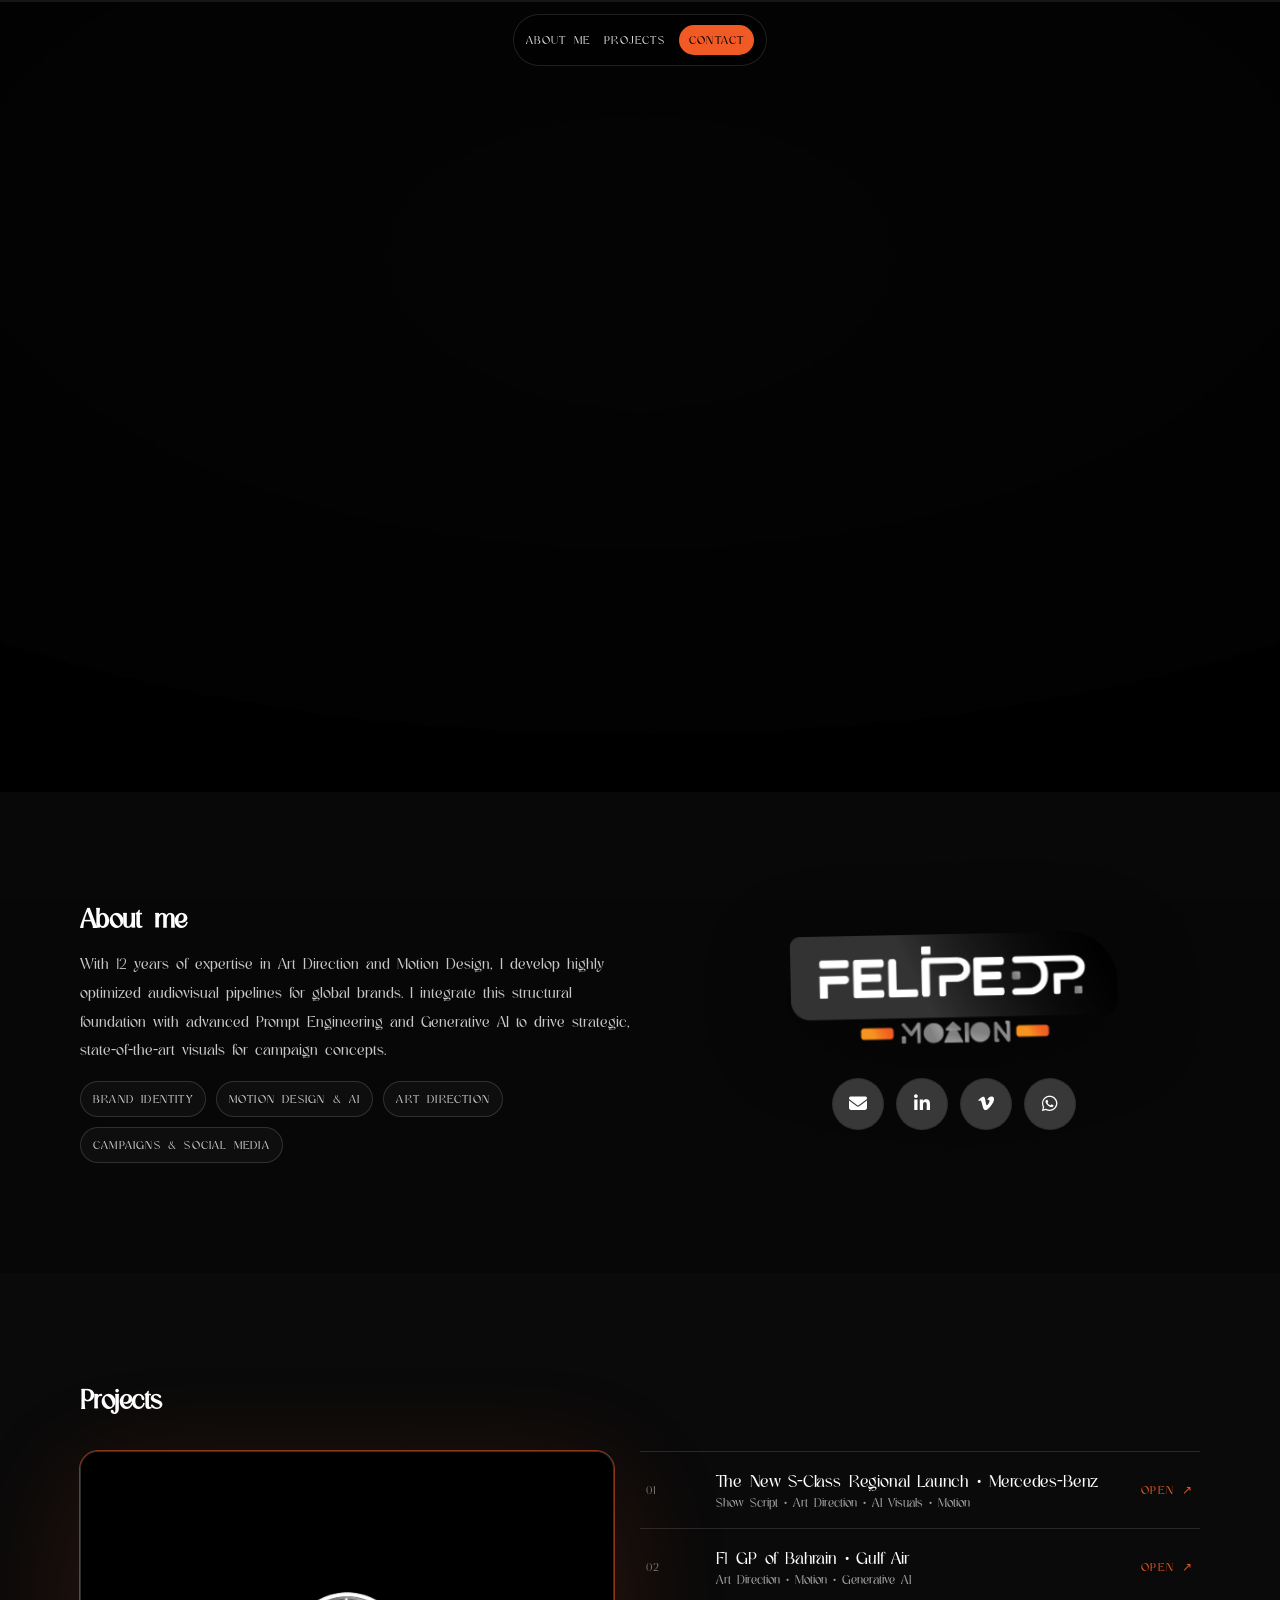
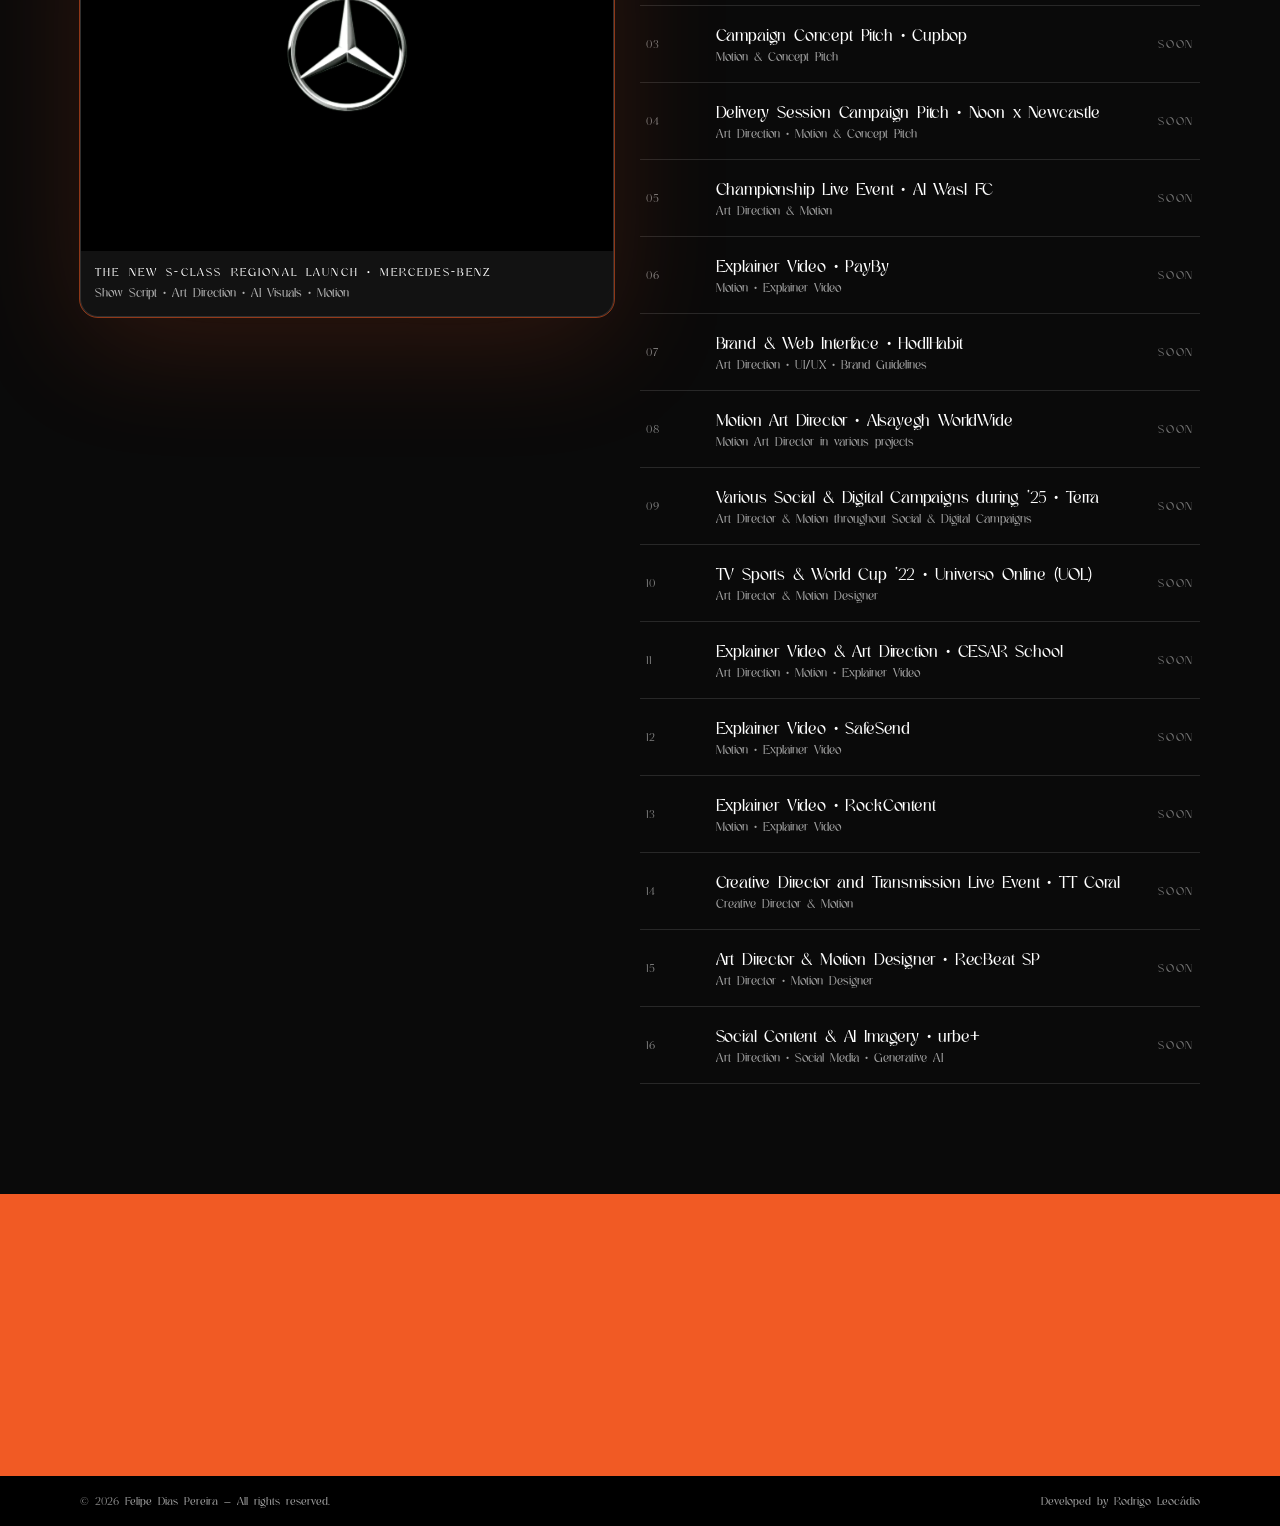
<file: index.html>
<!doctype html>
<html lang="en">
<head>
  <meta charset="utf-8">
  <meta name="viewport" content="width=device-width, initial-scale=1">
  <title>Felipe Dias Pereira • Art Direction & Motion</title>
  <meta name="description" content="Felipe Dias Pereira — Art Director & Motion Designer. Live events, campaigns and generative AI for global brands.">

  <!-- Font Awesome -->
  <link
    rel="stylesheet"
    href="https://cdnjs.cloudflare.com/ajax/libs/font-awesome/6.5.1/css/all.min.css"
    crossorigin="anonymous"
    referrerpolicy="no-referrer"
>

  <link rel="stylesheet" href="assets/css/styles.css">
</head>

<body>
  <!-- Scroll progress -->
  <div class="scroll-progress" aria-hidden="true">
    <div class="scroll-progress__bar" id="progressBar"></div>
  </div>

  <!-- Grain overlay -->
  <div class="grain" aria-hidden="true"></div>

  <!-- Header minimal (sem logo e sem nome) -->
  <header class="topbar">
    <nav class="nav nav--solo" aria-label="Navegação principal">
      <a href="#about">About me</a>
      <a href="#projetos">Projects</a>
      <a class="nav__cta" href="#contato">Contact</a>
    </nav>
  </header>

  <main id="top">
    <!-- HERO (somente vídeo) -->
    <section class="hero hero--clean" aria-label="Banner em vídeo">
      <video
        class="hero__video"
        src="assets/video/banner.mp4"
        autoplay
        muted
        loop
        playsinline
        preload="metadata"
      ></video>
      <div class="hero__veil hero__veil--soft" aria-hidden="true"></div>
    </section>

    <!-- ABOUT ME -->
    <section id="about" class="about section">
      <div class="container about__grid">
        <div class="about__left">
          <h2 class="section__title reveal">About me</h2>

          <p class="about__text reveal" style="--d: 120ms;">
            With 12 years of expertise in Art Direction and Motion Design, I develop highly optimized audiovisual pipelines for global brands.
I integrate this structural foundation with advanced Prompt Engineering and Generative AI to drive strategic, state-of-the-art visuals for campaign concepts.
          </p>

          <div class="about__chips reveal" style="--d: 220ms;">
            <span class="chip">Brand Identity</span>
            <span class="chip">Motion Design & AI</span>
            <span class="chip">Art Direction</span>
            <span class="chip">Campaigns & Social Media</span>
          </div>
        </div>

        <!-- About right: sem card/vidro, só logo + ícones abaixo -->
        <div class="about__right reveal" style="--d: 160ms;">
          <div class="logo-plain">
            <img src="assets/img/logo.png" alt="Felipe Dias Pereira — logo"> <br>

            <div class="contact__icons contact__icons--onabout" aria-label="Links de contato">
              <a class="icon-btn" href="mailto:felipedpmotion@gmail.com" aria-label="Email" title="Email">
                <i class="fa-solid fa-envelope"></i>
              </a>

              <a class="icon-btn" href="https://www.linkedin.com/in/felipe-dias-pereira/" target="_blank" rel="noopener" aria-label="LinkedIn" title="LinkedIn">
                <i class="fa-brands fa-linkedin-in"></i>
              </a>

              <a class="icon-btn" href="https://vimeo.com/felipedpmotion" target="_blank" rel="noopener" aria-label="Vimeo" title="Vimeo">
                <i class="fa-brands fa-vimeo-v"></i>
              </a>

              <a class="icon-btn" href="https://api.whatsapp.com/send/?phone=5511969027388&text&type=phone_number&app_absent=0" target="_blank" rel="noopener" aria-label="WhatsApp" title="WhatsApp">
                <i class="fa-brands fa-whatsapp"></i>
              </a>
            </div>
          </div>
        </div>
      </div>
    </section>

    <!-- PROJETOS -->
    <section id="projetos" class="projects section">
      <div class="container">
        <div class="projects__head">
          <h2 class="section__title reveal">Projects</h2>
        </div>

        <div class="projects__layout">
          <aside class="preview reveal" style="--d: 160ms;" aria-hidden="true">
            <div class="preview__media">
              <img id="previewImg" alt="">
            </div>
            <div class="preview__meta">
              <div class="preview__title" id="previewTitle"></div>
              <div class="preview__tag" id="previewTag"></div>
            </div>
          </aside>

          <ol class="project-list" id="projectList"></ol>
        </div>
      </div>
    </section>

    <!-- CONTATO (sem card, centralizado) -->
    <section id="contato" class="contact">
      <div class="container contact__inner reveal">
        <h2 class="contact__title">Contact</h2>

        <div class="contact__icons contact__icons--center" aria-label="Links de contato">
          <a class="icon-btn icon-btn--dark" href="mailto:felipedpmotion@gmail.com" aria-label="Email" title="Email">
            <i class="fa-solid fa-envelope"></i>
          </a>

          <a class="icon-btn icon-btn--dark" href="https://www.linkedin.com/in/felipe-dias-pereira/" target="_blank" rel="noopener" aria-label="LinkedIn" title="LinkedIn">
            <i class="fa-brands fa-linkedin-in"></i>
          </a>

          <a class="icon-btn icon-btn--dark" href="https://vimeo.com/felipedpmotion" target="_blank" rel="noopener" aria-label="Vimeo" title="Vimeo">
            <i class="fa-brands fa-vimeo-v"></i>
          </a>

          <a class="icon-btn icon-btn--dark" href="https://api.whatsapp.com/send/?phone=5511969027388&text&type=phone_number&app_absent=0" target="_blank" rel="noopener" aria-label="WhatsApp" title="WhatsApp">
            <i class="fa-brands fa-whatsapp"></i>
          </a>
        </div>
      </div>
    </section>

    <footer class="footer">
      <div class="container footer__inner">
        <span class="muted">
          © <span id="year"></span> Felipe Dias Pereira — All rights reserved.</span>

        <span class="muted">
          Developed by
          <a
            href="https://www.linkedin.com/in/rdleocadio/"
            target="_blank"
            rel="noopener noreferrer"
            aria-label="LinkedIn de Rodrigo Leocádio"
          >
            Rodrigo Leocádio
          </a>
        </span>
      </div>
    </footer>
  </main>

  <script src="assets/js/projects-data.js"></script>
  <script src="assets/js/main.js"></script>
</body>
</html>
</file>
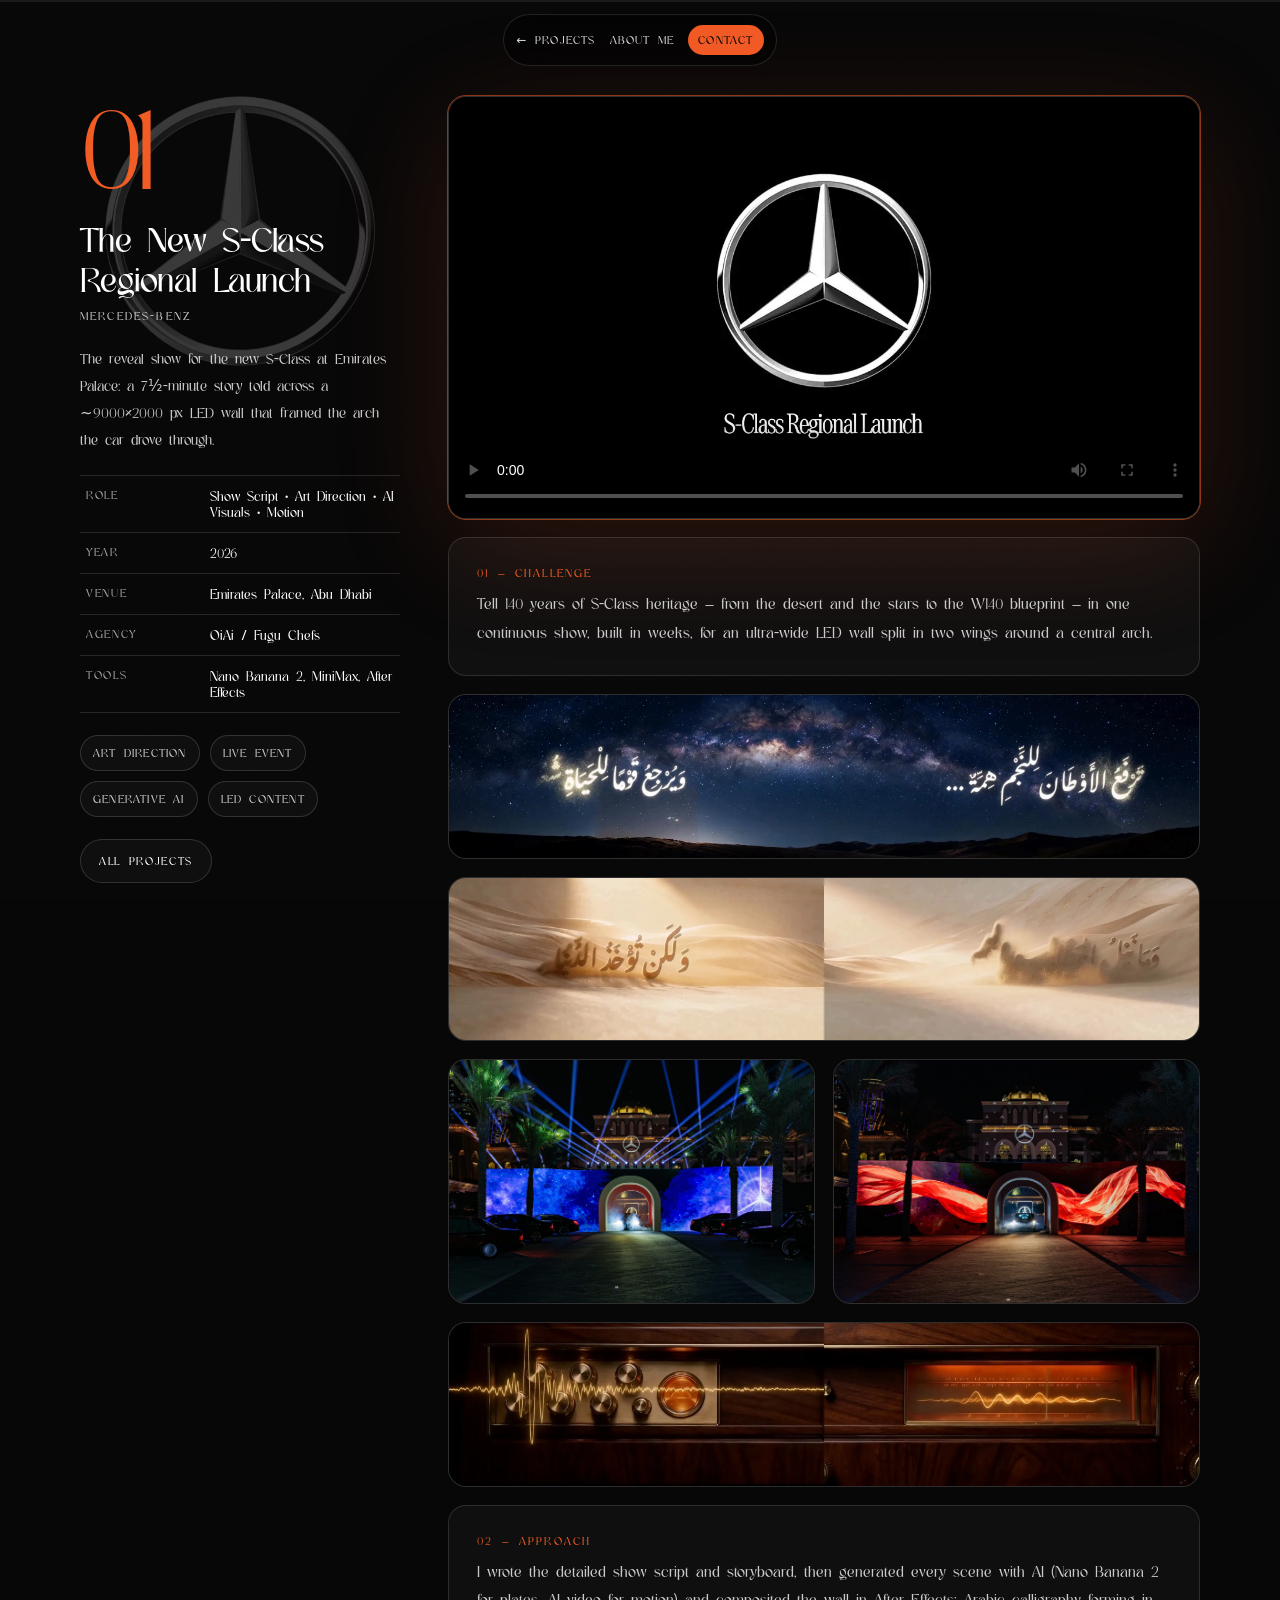
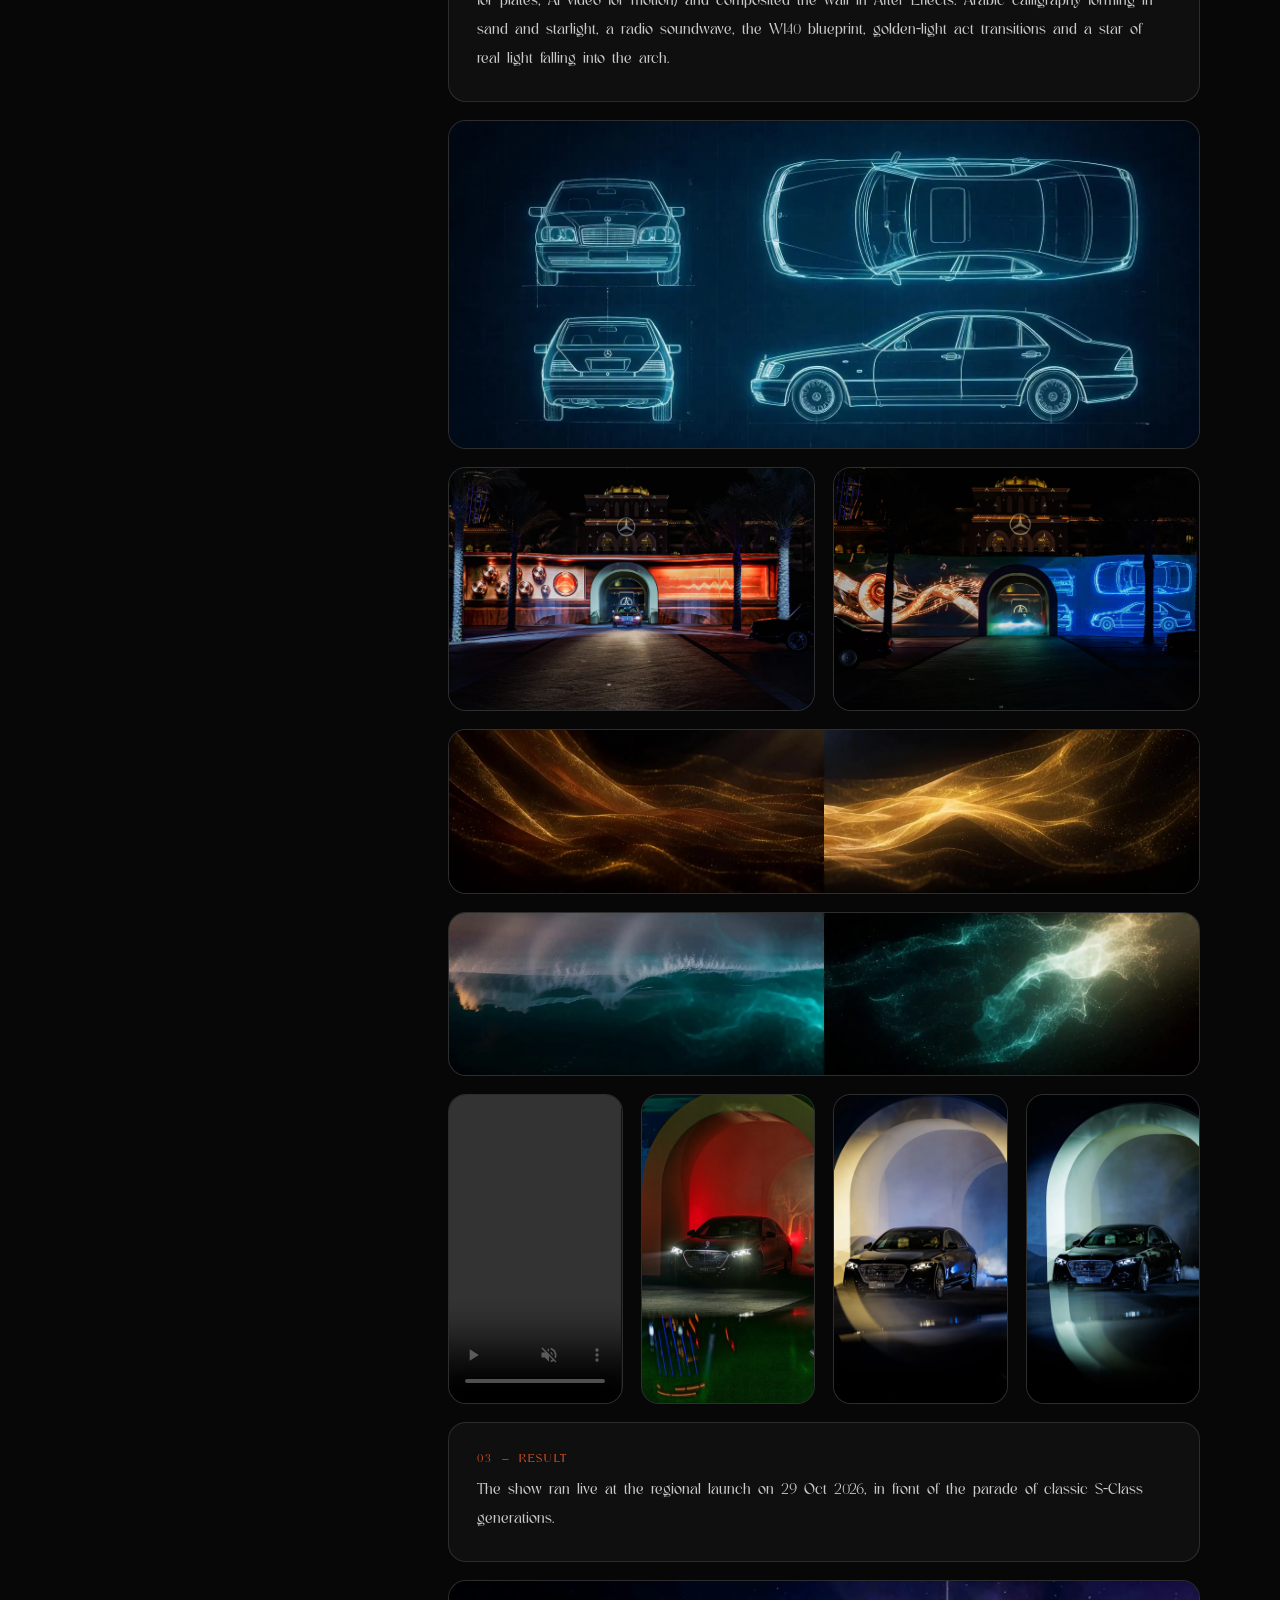
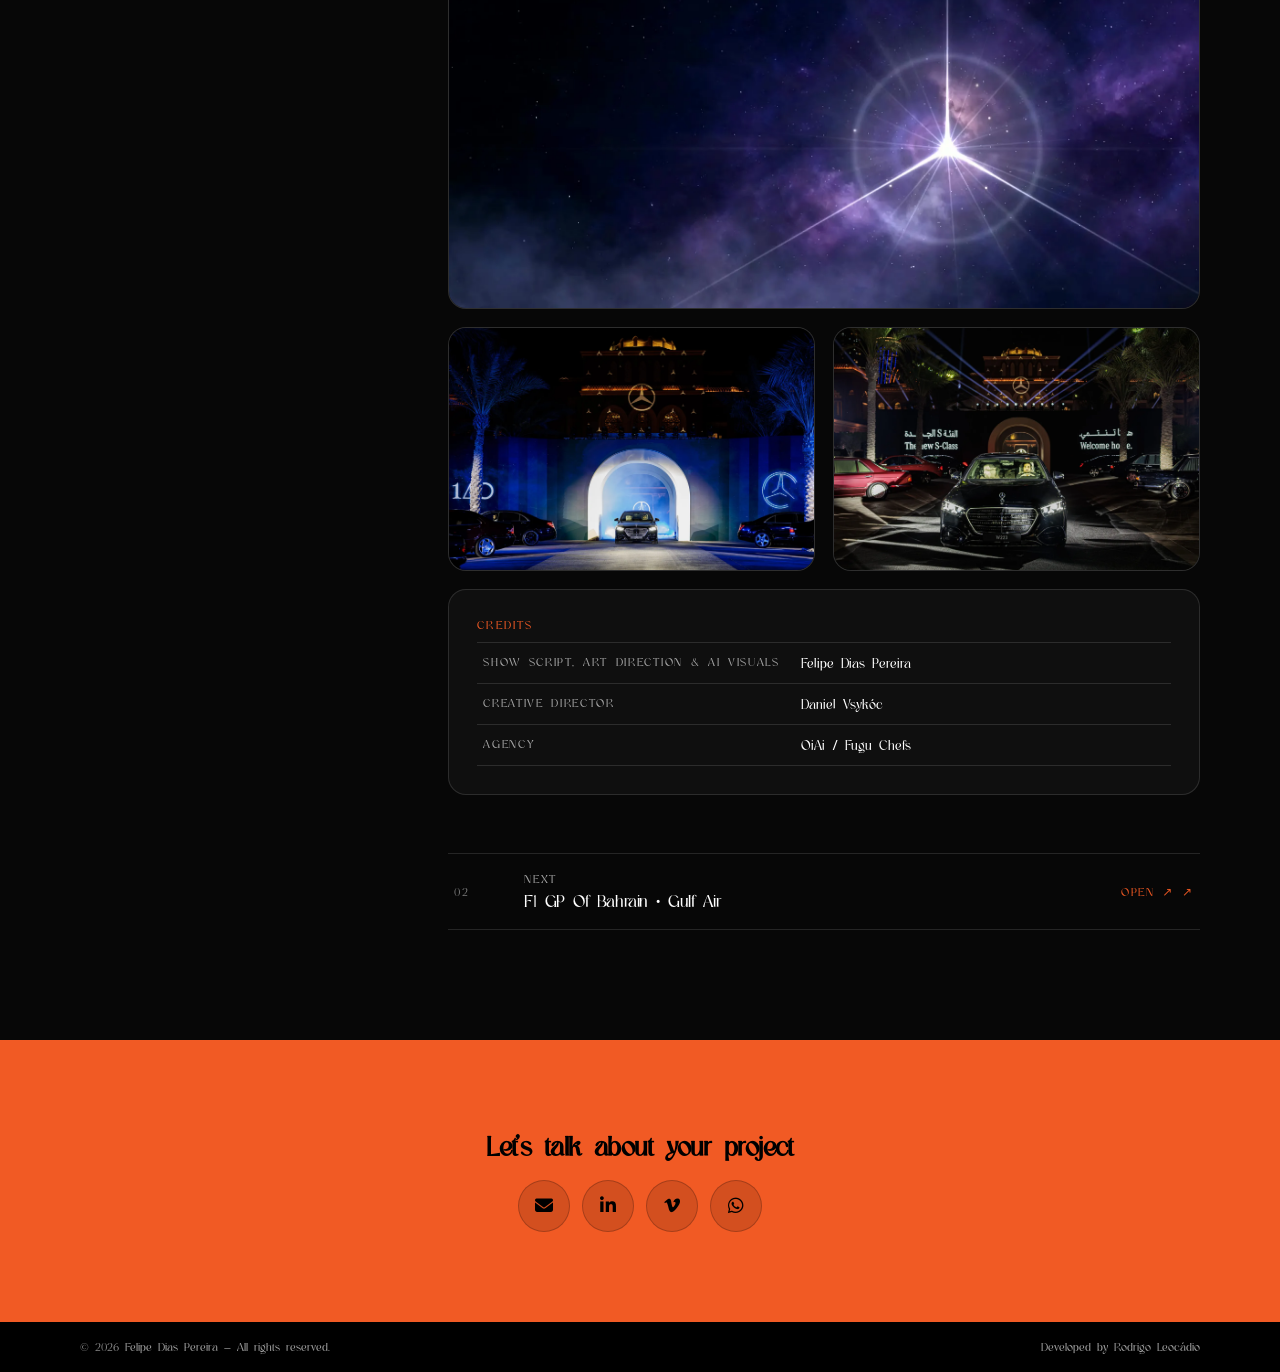
<file: projects/p01/index.html>
<!doctype html>
<html lang="en">
<head>
  <meta charset="utf-8">
  <meta name="viewport" content="width=device-width, initial-scale=1">
  <title>The New S-Class Regional Launch • Mercedes-Benz • Felipe Dias Pereira</title>
  <meta name="description" content="The reveal show for the new S-Class at Emirates Palace: a 7½-minute story told across a ~9000×2000 px LED wall that framed the arch the car drove through.">
  <meta property="og:title" content="The New S-Class Regional Launch • Mercedes-Benz • Felipe Dias Pereira">
  <meta property="og:description" content="The reveal show for the new S-Class at Emirates Palace: a 7½-minute story told across a ~9000×2000 px LED wall that framed the arch the car drove through.">
  <meta property="og:image" content="../../assets/projects/p01/cover.webp">
  <meta property="og:type" content="article">
  <link rel="stylesheet" href="https://cdnjs.cloudflare.com/ajax/libs/font-awesome/6.5.1/css/all.min.css" crossorigin="anonymous" referrerpolicy="no-referrer">
  <link rel="stylesheet" href="../../assets/css/styles.css">
  <link rel="stylesheet" href="../../assets/css/case.css">
</head>
<body class="case-page">
  <div class="scroll-progress" aria-hidden="true"><div class="scroll-progress__bar" id="progressBar"></div></div>
  <div class="grain" aria-hidden="true"></div>
  <header class="topbar">
    <nav class="nav nav--solo nav--case" aria-label="Main navigation">
      <a href="../../#projetos">← Projects</a>
      <a href="../../#about">About me</a>
      <a class="nav__cta" href="#contato">Contact</a>
    </nav>
  </header>

  <main id="top" class="case case--b">
    <div class="container case-b">
      <aside class="case-b__info">
        <div class="case__logo" aria-hidden="true"><img src="../../assets/projects/p01/logo.webp" alt=""></div>
        <div class="case__num">01</div>
        <div class="case__heading">
          <h1 class="case__title">The New S-Class Regional Launch</h1>
          <div class="case__client">Mercedes-Benz</div>
          
        </div>
        <div class="case__summary"><p>The reveal show for the new S-Class at Emirates Palace: a 7½-minute story told across a ~9000×2000 px LED wall that framed the arch the car drove through.</p></div>
        <dl class="case__meta"><div><dt>Role</dt><dd>Show Script • Art Direction • AI Visuals • Motion</dd></div><div><dt>Year</dt><dd>2026</dd></div><div><dt>Venue</dt><dd>Emirates Palace, Abu Dhabi</dd></div><div><dt>Agency</dt><dd>OiAi / Fugu Chefs</dd></div><div><dt>Tools</dt><dd>Nano Banana 2, MiniMax, After Effects</dd></div></dl>
        <div class="case__chips"><span class="chip">Art Direction</span><span class="chip">Live Event</span><span class="chip">Generative AI</span><span class="chip">LED Content</span></div>
        <div class="case__actions"><a class="btn btn--ghost" href="../../#projetos">All projects</a></div>
      </aside>
      <div class="case-b__stream">
        <div class="case-player"><video controls playsinline preload="metadata" poster="../../assets/projects/p01/video/poster.webp"><source src="../../assets/projects/p01/video/highlights.mp4" type="video/mp4"></video></div>
        <section class="case-card"><div class="case-card__label">01 — Challenge</div><p>Tell 140 years of S-Class heritage — from the desert and the stars to the W140 blueprint — in one continuous show, built in weeks, for an ultra-wide LED wall split in two wings around a central arch.</p></section>
        <div class="frames"><figure class="frame frame--wide" style="--ar:2400/525"><img src="../../assets/projects/p01/frames/02.webp" alt="The New S-Class Regional Launch — Mercedes-Benz" width="2400" height="525" loading="lazy" data-lightbox></figure><figure class="frame frame--wide" style="--ar:2400/525"><img src="../../assets/projects/p01/frames/03.webp" alt="The New S-Class Regional Launch — Mercedes-Benz" width="2400" height="525" loading="lazy" data-lightbox></figure><figure class="frame" style="--ar:1600/1067"><img src="../../assets/projects/p01/frames/01.webp" alt="The New S-Class Regional Launch — Mercedes-Benz" width="1600" height="1067" loading="lazy" data-lightbox></figure><figure class="frame" style="--ar:1600/1067"><img src="../../assets/projects/p01/frames/04.webp" alt="The New S-Class Regional Launch — Mercedes-Benz" width="1600" height="1067" loading="lazy" data-lightbox></figure><figure class="frame frame--wide" style="--ar:2400/525"><img src="../../assets/projects/p01/frames/05.webp" alt="The New S-Class Regional Launch — Mercedes-Benz" width="2400" height="525" loading="lazy" data-lightbox></figure></div>
        <section class="case-card"><div class="case-card__label">02 — Approach</div><p>I wrote the detailed show script and storyboard, then generated every scene with AI (Nano Banana 2 for plates, AI video for motion) and composited the wall in After Effects: Arabic calligraphy forming in sand and starlight, a radio soundwave, the W140 blueprint, golden-light act transitions and a star of real light falling into the arch.</p></section>
        <div class="frames"><figure class="frame frame--wide" style="--ar:1536/672"><img src="../../assets/projects/p01/frames/07.webp" alt="The New S-Class Regional Launch — Mercedes-Benz" width="1536" height="672" loading="lazy" data-lightbox></figure><figure class="frame" style="--ar:1600/1067"><img src="../../assets/projects/p01/frames/06.webp" alt="The New S-Class Regional Launch — Mercedes-Benz" width="1600" height="1067" loading="lazy" data-lightbox></figure><figure class="frame" style="--ar:1600/1067"><img src="../../assets/projects/p01/frames/08.webp" alt="The New S-Class Regional Launch — Mercedes-Benz" width="1600" height="1067" loading="lazy" data-lightbox></figure><figure class="frame frame--wide" style="--ar:2400/525"><img src="../../assets/projects/p01/frames/09.webp" alt="The New S-Class Regional Launch — Mercedes-Benz" width="2400" height="525" loading="lazy" data-lightbox></figure><figure class="frame frame--wide" style="--ar:2400/525"><img src="../../assets/projects/p01/frames/10.webp" alt="The New S-Class Regional Launch — Mercedes-Benz" width="2400" height="525" loading="lazy" data-lightbox></figure></div>
        <div class="verticals"><figure class="frame frame--vertical"><video src="../../assets/projects/p01/vertical/reel.mp4" controls playsinline preload="metadata" muted></video></figure><figure class="frame frame--vertical" style="--ar:900/1349"><img src="../../assets/projects/p01/vertical/01.webp" alt="The New S-Class Regional Launch — Mercedes-Benz" width="900" height="1349" loading="lazy" data-lightbox></figure><figure class="frame frame--vertical" style="--ar:900/1349"><img src="../../assets/projects/p01/vertical/02.webp" alt="The New S-Class Regional Launch — Mercedes-Benz" width="900" height="1349" loading="lazy" data-lightbox></figure><figure class="frame frame--vertical" style="--ar:900/1349"><img src="../../assets/projects/p01/vertical/03.webp" alt="The New S-Class Regional Launch — Mercedes-Benz" width="900" height="1349" loading="lazy" data-lightbox></figure></div>
        <section class="case-card"><div class="case-card__label">03 — Result</div><p>The show ran live at the regional launch on 29 Oct 2026, in front of the parade of classic S-Class generations.</p></section>
        <div class="frames"><figure class="frame frame--wide" style="--ar:1536/672"><img src="../../assets/projects/p01/frames/11.webp" alt="The New S-Class Regional Launch — Mercedes-Benz" width="1536" height="672" loading="lazy" data-lightbox></figure><figure class="frame" style="--ar:1600/1067"><img src="../../assets/projects/p01/frames/12.webp" alt="The New S-Class Regional Launch — Mercedes-Benz" width="1600" height="1067" loading="lazy" data-lightbox></figure><figure class="frame" style="--ar:1600/1067"><img src="../../assets/projects/p01/frames/13.webp" alt="The New S-Class Regional Launch — Mercedes-Benz" width="1600" height="1067" loading="lazy" data-lightbox></figure></div>
        <section class="case-card"><div class="case-card__label">Credits</div><dl class="case__meta case__meta--credits"><div><dt>Show Script, Art Direction &amp; AI Visuals</dt><dd>Felipe Dias Pereira</dd></div><div><dt>Creative Director</dt><dd>Daniel Vsykóc</dd></div><div><dt>Agency</dt><dd>OiAi / Fugu Chefs</dd></div></dl></section>
        <ol class="case-nav"><li><a class="project-link" href="../../projects/p02/"><span class="project__n">02</span><span class="project__body"><span class="project__kicker">Next</span><span class="project__title">F1 GP Of Bahrain • Gulf Air</span></span><span class="project__cta">Open ↗</span></a></li></ol>
      </div>
    </div>
  </main>

  <section id="contato" class="contact">
    <div class="container contact__inner">
      <h2 class="contact__title">Let’s talk about your project</h2>
      <div class="contact__icons contact__icons--center" aria-label="Contact links">
        <a class="icon-btn icon-btn--dark" href="mailto:felipedpmotion@gmail.com" aria-label="Email" title="Email"><i class="fa-solid fa-envelope"></i></a>
        <a class="icon-btn icon-btn--dark" href="https://www.linkedin.com/in/felipe-dias-pereira/" target="_blank" rel="noopener" aria-label="LinkedIn" title="LinkedIn"><i class="fa-brands fa-linkedin-in"></i></a>
        <a class="icon-btn icon-btn--dark" href="https://vimeo.com/felipedpmotion" target="_blank" rel="noopener" aria-label="Vimeo" title="Vimeo"><i class="fa-brands fa-vimeo-v"></i></a>
        <a class="icon-btn icon-btn--dark" href="https://api.whatsapp.com/send/?phone=5511969027388&amp;text&amp;type=phone_number&amp;app_absent=0" target="_blank" rel="noopener" aria-label="WhatsApp" title="WhatsApp"><i class="fa-brands fa-whatsapp"></i></a>
      </div>
    </div>
  </section>
  <footer class="footer">
    <div class="container footer__inner">
      <span class="muted">© <span id="year"></span> Felipe Dias Pereira — All rights reserved.</span>
      <span class="muted">Developed by <a href="https://www.linkedin.com/in/rdleocadio/" target="_blank" rel="noopener noreferrer">Rodrigo Leocádio</a></span>
    </div>
  </footer>
  <div class="lightbox" id="lightbox" hidden>
    <button class="lightbox__close" type="button" aria-label="Close">×</button>
    <button class="lightbox__nav lightbox__nav--prev" type="button" aria-label="Previous image">←</button>
    <img class="lightbox__img" alt="">
    <button class="lightbox__nav lightbox__nav--next" type="button" aria-label="Next image">→</button>
  </div>
  <script src="../../assets/js/case.js"></script>
</body>
</html>
</file>
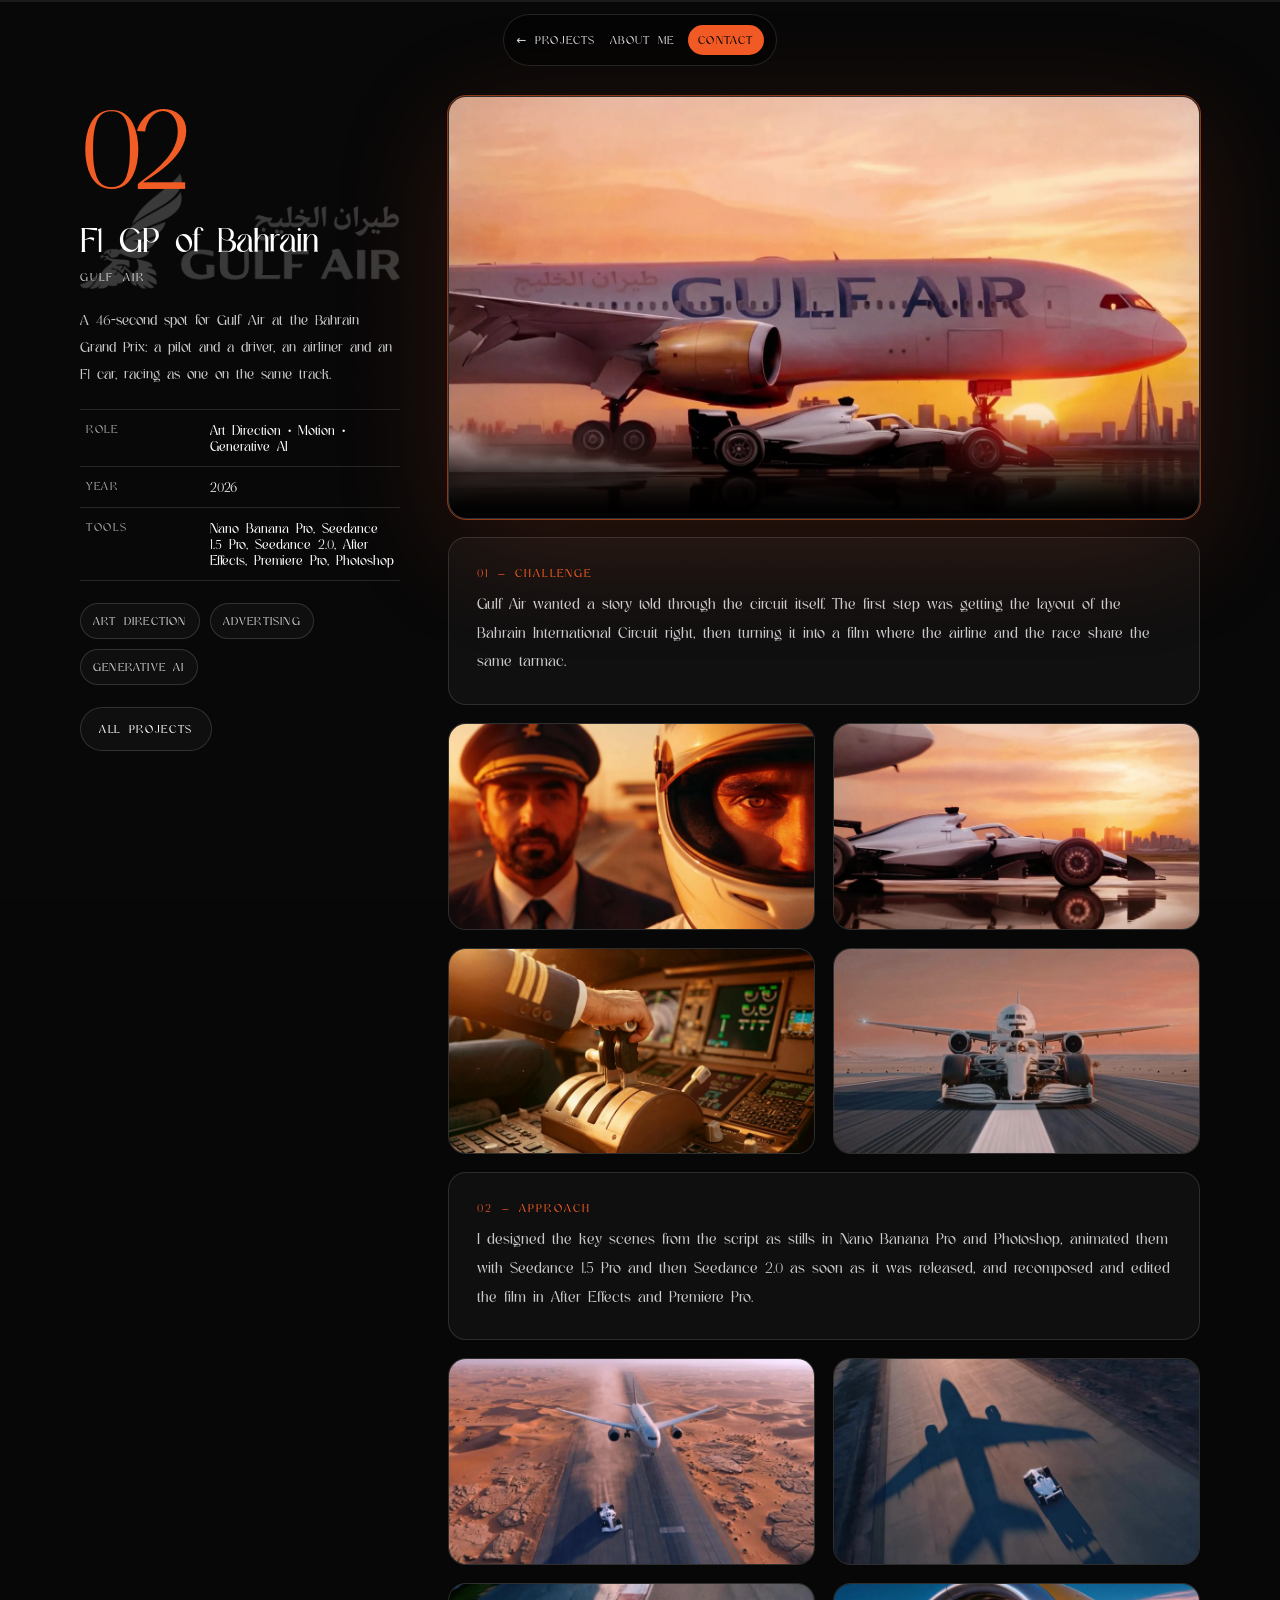
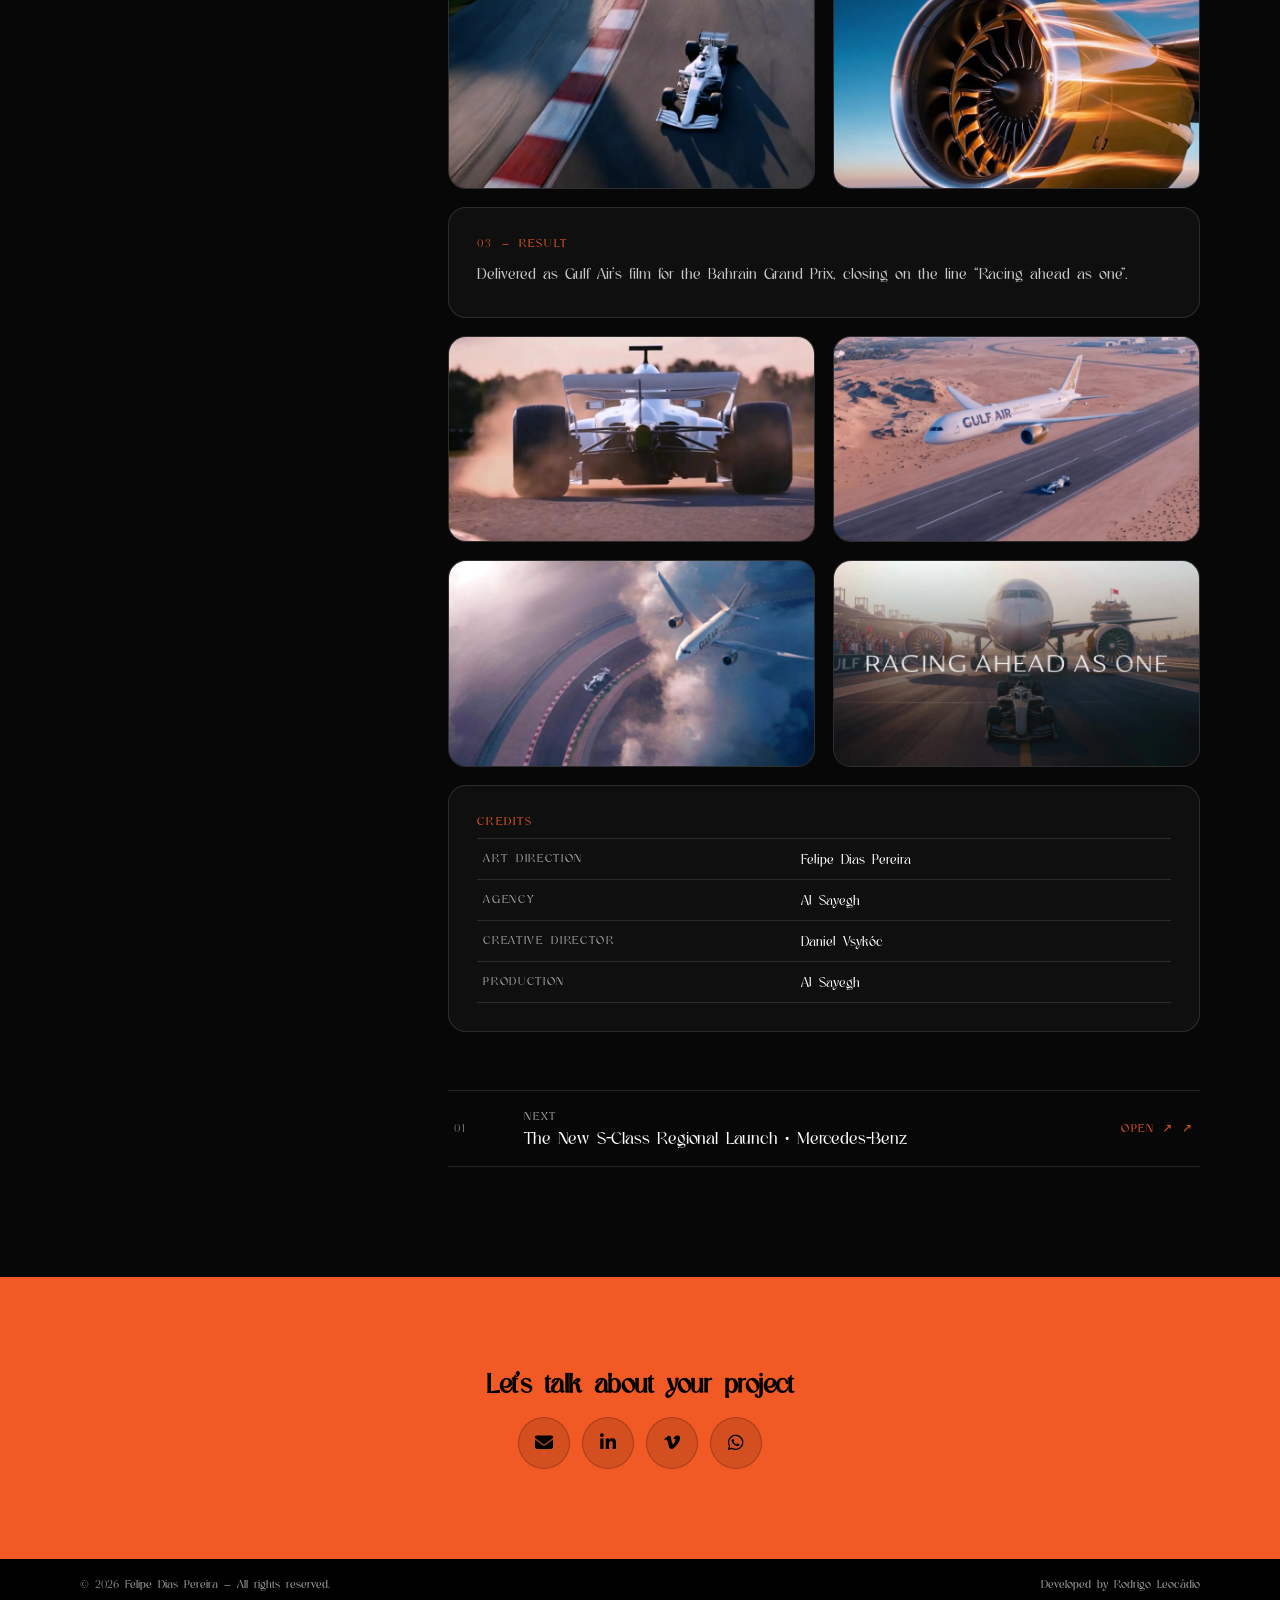
<file: projects/p02/index.html>
<!doctype html>
<html lang="en">
<head>
  <meta charset="utf-8">
  <meta name="viewport" content="width=device-width, initial-scale=1">
  <title>F1 GP of Bahrain • Gulf Air • Felipe Dias Pereira</title>
  <meta name="description" content="A 46-second spot for Gulf Air at the Bahrain Grand Prix: a pilot and a driver, an airliner and an F1 car, racing as one on the same track.">
  <meta property="og:title" content="F1 GP of Bahrain • Gulf Air • Felipe Dias Pereira">
  <meta property="og:description" content="A 46-second spot for Gulf Air at the Bahrain Grand Prix: a pilot and a driver, an airliner and an F1 car, racing as one on the same track.">
  <meta property="og:image" content="../../assets/projects/p02/cover.webp">
  <meta property="og:type" content="article">
  <link rel="stylesheet" href="https://cdnjs.cloudflare.com/ajax/libs/font-awesome/6.5.1/css/all.min.css" crossorigin="anonymous" referrerpolicy="no-referrer">
  <link rel="stylesheet" href="../../assets/css/styles.css">
  <link rel="stylesheet" href="../../assets/css/case.css">
</head>
<body class="case-page">
  <div class="scroll-progress" aria-hidden="true"><div class="scroll-progress__bar" id="progressBar"></div></div>
  <div class="grain" aria-hidden="true"></div>
  <header class="topbar">
    <nav class="nav nav--solo nav--case" aria-label="Main navigation">
      <a href="../../#projetos">← Projects</a>
      <a href="../../#about">About me</a>
      <a class="nav__cta" href="#contato">Contact</a>
    </nav>
  </header>

  <main id="top" class="case case--b">
    <div class="container case-b">
      <aside class="case-b__info">
        <div class="case__logo" aria-hidden="true"><img src="../../assets/projects/p02/logo.webp" alt=""></div>
        <div class="case__num">02</div>
        <div class="case__heading">
          <h1 class="case__title">F1 GP of Bahrain</h1>
          <div class="case__client">Gulf Air</div>
          
        </div>
        <div class="case__summary"><p>A 46-second spot for Gulf Air at the Bahrain Grand Prix: a pilot and a driver, an airliner and an F1 car, racing as one on the same track.</p></div>
        <dl class="case__meta"><div><dt>Role</dt><dd>Art Direction • Motion • Generative AI</dd></div><div><dt>Year</dt><dd>2026</dd></div><div><dt>Tools</dt><dd>Nano Banana Pro, Seedance 1.5 Pro, Seedance 2.0, After Effects, Premiere Pro, Photoshop</dd></div></dl>
        <div class="case__chips"><span class="chip">Art Direction</span><span class="chip">Advertising</span><span class="chip">Generative AI</span></div>
        <div class="case__actions"><a class="btn btn--ghost" href="../../#projetos">All projects</a></div>
      </aside>
      <div class="case-b__stream">
        <div class="case-player"><video controls playsinline preload="metadata" poster="../../assets/projects/p02/video/poster.webp"><source src="../../assets/projects/p02/video/gulfair.mp4" type="video/mp4"></video></div>
        <section class="case-card"><div class="case-card__label">01 — Challenge</div><p>Gulf Air wanted a story told through the circuit itself. The first step was getting the layout of the Bahrain International Circuit right, then turning it into a film where the airline and the race share the same tarmac.</p></section>
        <div class="frames"><figure class="frame" style="--ar:1600/900"><img src="../../assets/projects/p02/frames/01.webp" alt="F1 GP of Bahrain — Gulf Air" width="1600" height="900" loading="lazy" data-lightbox></figure><figure class="frame" style="--ar:1600/900"><img src="../../assets/projects/p02/frames/02.webp" alt="F1 GP of Bahrain — Gulf Air" width="1600" height="900" loading="lazy" data-lightbox></figure><figure class="frame" style="--ar:1600/900"><img src="../../assets/projects/p02/frames/03.webp" alt="F1 GP of Bahrain — Gulf Air" width="1600" height="900" loading="lazy" data-lightbox></figure><figure class="frame" style="--ar:1600/900"><img src="../../assets/projects/p02/frames/04.webp" alt="F1 GP of Bahrain — Gulf Air" width="1600" height="900" loading="lazy" data-lightbox></figure></div>
        <section class="case-card"><div class="case-card__label">02 — Approach</div><p>I designed the key scenes from the script as stills in Nano Banana Pro and Photoshop, animated them with Seedance 1.5 Pro and then Seedance 2.0 as soon as it was released, and recomposed and edited the film in After Effects and Premiere Pro.</p></section>
        <div class="frames"><figure class="frame" style="--ar:1600/900"><img src="../../assets/projects/p02/frames/05.webp" alt="F1 GP of Bahrain — Gulf Air" width="1600" height="900" loading="lazy" data-lightbox></figure><figure class="frame" style="--ar:1600/900"><img src="../../assets/projects/p02/frames/06.webp" alt="F1 GP of Bahrain — Gulf Air" width="1600" height="900" loading="lazy" data-lightbox></figure><figure class="frame" style="--ar:1600/900"><img src="../../assets/projects/p02/frames/07.webp" alt="F1 GP of Bahrain — Gulf Air" width="1600" height="900" loading="lazy" data-lightbox></figure><figure class="frame" style="--ar:1600/900"><img src="../../assets/projects/p02/frames/08.webp" alt="F1 GP of Bahrain — Gulf Air" width="1600" height="900" loading="lazy" data-lightbox></figure></div>
        
        <section class="case-card"><div class="case-card__label">03 — Result</div><p>Delivered as Gulf Air’s film for the Bahrain Grand Prix, closing on the line “Racing ahead as one”.</p></section>
        <div class="frames"><figure class="frame" style="--ar:1600/900"><img src="../../assets/projects/p02/frames/09.webp" alt="F1 GP of Bahrain — Gulf Air" width="1600" height="900" loading="lazy" data-lightbox></figure><figure class="frame" style="--ar:1600/900"><img src="../../assets/projects/p02/frames/10.webp" alt="F1 GP of Bahrain — Gulf Air" width="1600" height="900" loading="lazy" data-lightbox></figure><figure class="frame" style="--ar:1600/900"><img src="../../assets/projects/p02/frames/11.webp" alt="F1 GP of Bahrain — Gulf Air" width="1600" height="900" loading="lazy" data-lightbox></figure><figure class="frame" style="--ar:1600/900"><img src="../../assets/projects/p02/frames/12.webp" alt="F1 GP of Bahrain — Gulf Air" width="1600" height="900" loading="lazy" data-lightbox></figure></div>
        <section class="case-card"><div class="case-card__label">Credits</div><dl class="case__meta case__meta--credits"><div><dt>Art Direction</dt><dd>Felipe Dias Pereira</dd></div><div><dt>Agency</dt><dd>Al Sayegh</dd></div><div><dt>Creative Director</dt><dd>Daniel Vsykóc</dd></div><div><dt>Production</dt><dd>Al Sayegh</dd></div></dl></section>
        <ol class="case-nav"><li><a class="project-link" href="../../projects/p01/"><span class="project__n">01</span><span class="project__body"><span class="project__kicker">Next</span><span class="project__title">The New S-Class Regional Launch • Mercedes-Benz</span></span><span class="project__cta">Open ↗</span></a></li></ol>
      </div>
    </div>
  </main>

  <section id="contato" class="contact">
    <div class="container contact__inner">
      <h2 class="contact__title">Let’s talk about your project</h2>
      <div class="contact__icons contact__icons--center" aria-label="Contact links">
        <a class="icon-btn icon-btn--dark" href="mailto:felipedpmotion@gmail.com" aria-label="Email" title="Email"><i class="fa-solid fa-envelope"></i></a>
        <a class="icon-btn icon-btn--dark" href="https://www.linkedin.com/in/felipe-dias-pereira/" target="_blank" rel="noopener" aria-label="LinkedIn" title="LinkedIn"><i class="fa-brands fa-linkedin-in"></i></a>
        <a class="icon-btn icon-btn--dark" href="https://vimeo.com/felipedpmotion" target="_blank" rel="noopener" aria-label="Vimeo" title="Vimeo"><i class="fa-brands fa-vimeo-v"></i></a>
        <a class="icon-btn icon-btn--dark" href="https://api.whatsapp.com/send/?phone=5511969027388&amp;text&amp;type=phone_number&amp;app_absent=0" target="_blank" rel="noopener" aria-label="WhatsApp" title="WhatsApp"><i class="fa-brands fa-whatsapp"></i></a>
      </div>
    </div>
  </section>
  <footer class="footer">
    <div class="container footer__inner">
      <span class="muted">© <span id="year"></span> Felipe Dias Pereira — All rights reserved.</span>
      <span class="muted">Developed by <a href="https://www.linkedin.com/in/rdleocadio/" target="_blank" rel="noopener noreferrer">Rodrigo Leocádio</a></span>
    </div>
  </footer>
  <div class="lightbox" id="lightbox" hidden>
    <button class="lightbox__close" type="button" aria-label="Close">×</button>
    <button class="lightbox__nav lightbox__nav--prev" type="button" aria-label="Previous image">←</button>
    <img class="lightbox__img" alt="">
    <button class="lightbox__nav lightbox__nav--next" type="button" aria-label="Next image">→</button>
  </div>
  <script src="../../assets/js/case.js"></script>
</body>
</html>
</file>
<file: assets/css/styles.css>
:root{
  --orange:#F15A24;
  --black:#000000;

  --bg:#070707;
  --ink:#ffffff;

  --radius:18px;
  --shadow: 0 18px 70px rgba(0,0,0,.45);

  --container: 1120px;
}

@font-face{
  font-family: "FelipeFont";
  src: url("../fonts/FelipeFont-Regular.otf") format("opentype");
  font-weight: 400;
  font-style: normal;
  font-display: swap;
}

*{ box-sizing:border-box; }
html{ scroll-behavior:smooth; }

body{
  margin:0;
  font-family: "FelipeFont", ui-sans-serif, system-ui, -apple-system, Segoe UI, Roboto, Helvetica, Arial;
  background: var(--bg);
  color: var(--ink);
  overflow-x: hidden;
}

a{ color:inherit; text-decoration:none; }
.container{ width:min(var(--container), calc(100% - 40px)); margin:0 auto; }

.muted{ color: rgba(255,255,255,.62); }

.scroll-progress{
  position:fixed; inset:0 0 auto 0;
  height:2px;
  background: rgba(255,255,255,.08);
  z-index: 1000;
}
.scroll-progress__bar{
  height:100%;
  width:0%;
  background: var(--orange);
  transform-origin: left center;
}

.grain{
  position:fixed; inset:0;
  pointer-events:none;
  z-index: 3;
  opacity:.14;
  background-image: url("data:image/svg+xml,%3Csvg xmlns='http://www.w3.org/2000/svg' width='260' height='260'%3E%3Cfilter id='n'%3E%3CfeTurbulence type='fractalNoise' baseFrequency='.9' numOctaves='3' stitchTiles='stitch'/%3E%3C/filter%3E%3Crect width='260' height='260' filter='url(%23n)' opacity='.7'/%3E%3C/svg%3E");
  mix-blend-mode: overlay;
}

.topbar{
  position:fixed;
  top:14px; left:0; right:0;
  z-index: 900;
  display:flex;
  justify-content:center;
  padding: 0 18px;
  pointer-events:none;
}
.topbar > *{ pointer-events:auto; }

.nav{
  display:flex;
  align-items:center;
  gap:14px;
  padding:10px 12px;
  border: 1px solid rgba(255,255,255,.12);
  border-radius: 999px;
  background: rgba(0,0,0,.40);
  backdrop-filter: blur(12px);
}

.nav a{
  font-size: 12px;
  letter-spacing:.10em;
  text-transform: uppercase;
  opacity:.85;
  transition: opacity .2s ease, transform .2s ease;
}
.nav a:hover{
  opacity: 1;
  transform: translateY(-1px);
}
.nav__cta{
  color: var(--black);
  background: var(--orange);
  padding: 8px 10px;
  border-radius: 999px;
  opacity: 1 !important;
}

.hero{
  position:relative;
  min-height: 88svh;
  overflow:hidden;
  isolation:isolate;
}
.hero__video{
  position:absolute; inset:0;
  width:100%;
  height:100%;
  object-fit:cover;
  z-index: 0;
  transform: scale(1.06);
  filter: contrast(1.08) saturate(.95);
  will-change: transform;
}
.hero__veil{
  position:absolute; inset:0;
  z-index:1;
}
.hero__veil--soft{
  background:
    radial-gradient(1000px 520px at 50% 45%, rgba(0,0,0,.12), rgba(0,0,0,.72)),
    linear-gradient(180deg, rgba(0,0,0,.22), rgba(0,0,0,.72));
}

.section{ padding: 110px 0; }
.section__title{
  margin:0 0 10px 0;
  font-size: 28px;
  letter-spacing: -0.02em;
}
.section__sub{
  margin:0;
  color: rgba(255,255,255,.65);
  max-width: 65ch;
}

.about{ background: #070707; }
.about__grid{
  display:grid;
  grid-template-columns: 1.1fr .9fr;
  gap: 26px;
  align-items:center;
}
.about__text{
  color: rgba(255,255,255,.78);
  line-height: 1.8;
  max-width: 70ch;
}
.about__chips{
  display:flex;
  flex-wrap:wrap;
  gap:10px;
  margin-top: 14px;
}
.chip{
  border: 1px solid rgba(255,255,255,.14);
  background: rgba(255,255,255,.03);
  border-radius: 999px;
  padding: 10px 12px;
  font-size: 12px;
  letter-spacing:.10em;
  text-transform: uppercase;
  color: rgba(255,255,255,.78);
}

.logo-plain{
  display:flex;
  flex-direction:column;
  align-items:center;
  text-align:center;
  gap: 14px;
}
.logo-plain br{ display:none; }

.logo-plain img{
  width: min(320px, 78%);
  height: auto;
  object-fit: contain;
  display:block;
  filter: drop-shadow(0 18px 40px rgba(0,0,0,.45));
  transform: rotate(-1.2deg) scale(1.02);
  transition: transform .28s cubic-bezier(.2,.9,.2,1), filter .28s cubic-bezier(.2,.9,.2,1);
}
.logo-plain:hover img{
  transform: rotate(-0.2deg) scale(1.035) translateY(-1px);
  filter: drop-shadow(0 22px 58px rgba(0,0,0,.55));
}

.contact__icons{
  display:flex;
  gap: 12px;
  flex-wrap:wrap;
  justify-content:center;
}
.contact__icons--onabout{ justify-content:flex-start; }
.contact__icons--center{ justify-content:center; }

.logo-plain .contact__icons{
  justify-content:center;
  position: relative;
  padding-top: 22px;
}

.logo-plain .contact__icons::before{
  content:"";
  position:absolute;
  top: 0;
  left: 50%;
  width: min(280px, 74%);
  height: 7px;
  border-radius: 999px;
  background: var(--orange);
  opacity: 0;
  transform: translateX(-50%) scaleX(0);
  transform-origin: left center;
  transition: opacity .18s ease, transform .55s cubic-bezier(.2,.9,.2,1);
}

.logo-plain:hover .contact__icons::before{
  opacity: .95;
  transform: translateX(-50%) scaleX(1);
  animation: drawLine 650ms cubic-bezier(.2,.9,.2,1) both;
}

@keyframes drawLine{
  0%   { transform: translateX(-50%) scaleX(0); }
  70%  { transform: translateX(-50%) scaleX(1.03); }
  100% { transform: translateX(-50%) scaleX(1); }
}

.projects{ background: #0a0a0a; }
.projects__head{
  display:flex;
  align-items:flex-end;
  justify-content:space-between;
  gap: 20px;
  flex-wrap:wrap;
}
.projects__layout{
  margin-top: 26px;
  display:grid;
  grid-template-columns: 1fr 1.05fr;
  gap: 26px;
  align-items:start;
}

.preview{
  position: sticky;
  top: 96px;
  border-radius: var(--radius);
  overflow:hidden;
  border: 1px solid rgba(255,255,255,.12);
  background: rgba(255,255,255,.035);
  box-shadow: var(--shadow);
  transform: translateY(0);
  transition: box-shadow .25s ease, outline-color .25s ease, transform .25s ease;
}
.preview.is-active{
  outline: 1px solid rgba(241,90,36,.55);
  box-shadow: 0 28px 120px rgba(241,90,36,.16);
  transform: translateY(-2px);
}
.preview__media{
  aspect-ratio: 4 / 3;
  background: rgba(255,255,255,.06);
  overflow:hidden;
}
.preview__media img{
  width:100%;
  height:100%;
  object-fit: cover;
  display:block;
  transform: scale(1.06);
  filter: contrast(1.08) saturate(.96);
  transition: transform .35s ease, filter .35s ease;
  will-change: transform;
}
.preview.is-active .preview__media img{
  transform: scale(1.12);
  filter: contrast(1.10) saturate(1.02);
}
.preview__meta{
  padding: 14px 14px 16px 14px;
  display:flex;
  flex-direction:column;
  gap:6px;
}
.preview__title{
  font-size: 12px;
  letter-spacing:.18em;
  text-transform: uppercase;
}
.preview__tag{
  color: rgba(255,255,255,.68);
  font-size: 13px;
}

.project-list{
  list-style:none;
  padding:0;
  margin:0;
  border-top: 1px solid rgba(255,255,255,.12);
}
.project{
  border-bottom: 1px solid rgba(255,255,255,.12);
}
.project__link{
  padding: 18px 6px;
  display:grid;
  grid-template-columns: 56px 1fr auto;
  gap: 14px;
  align-items:center;
  cursor:pointer;
  transition: background .18s ease, transform .18s ease;
}
.project__link:hover, .project__link:focus-visible{
  background: rgba(255,255,255,.035);
  transform: translateY(-1px);
}
.project__body{ display:flex; flex-direction:column; }
.project--soon .project__link{ cursor:default; }
.project--soon .project__cta{ color: rgba(255,255,255,.45); }
.project--soon .project__cta::after{ content:""; margin:0; }
.project__n{
  color: rgba(255,255,255,.55);
  font-size: 12px;
  letter-spacing:.14em;
}
.project__title{
  display:block;
  font-size: 18px;
  letter-spacing: -0.01em;
  margin:0;
}
.project__meta{
  display:block;
  color: rgba(255,255,255,.62);
  font-size: 13px;
  margin-top: 4px;
}
.project__cta{
  font-size: 12px;
  letter-spacing:.14em;
  text-transform: uppercase;
  color: var(--orange);
  opacity: .95;
}
.project__cta::after{
  content:"↗";
  margin-left: 8px;
}

.contact{
  background: var(--orange);
  color: var(--black);
  padding: 90px 0;
}
.contact__inner{
  padding: 0;
  background: transparent;
  border: 0;
  backdrop-filter: none;
  display:flex;
  flex-direction:column;
  align-items:center;
  justify-content:center;
  text-align:center;
  gap: 18px;
}
.contact__title{
  margin:0;
  font-size: clamp(26px, 2.2vw, 38px);
  letter-spacing: -0.02em;
}

.icon-btn{
  width: 52px;
  height: 52px;
  display:grid;
  place-items:center;
  border-radius: 999px;
  border: 1px solid rgba(0,0,0,.18);
  background: rgba(255,255,255,.20);
  transition: transform .18s ease, background .18s ease, box-shadow .18s ease, border-color .18s ease, color .18s ease;
}
.icon-btn i{ font-size: 18px; }
.icon-btn:hover{
  transform: translateY(-2px) scale(1.03);
  background: rgba(255,255,255,.35);
  border-color: rgba(0,0,0,.26);
  box-shadow: 0 18px 40px rgba(0,0,0,.20);
}
.icon-btn--dark{
  background: rgba(0,0,0,.12);
  border-color: rgba(0,0,0,.22);
}
.icon-btn--dark:hover{
  background: rgba(0,0,0,.18);
}

.logo-plain .icon-btn:hover{
  border-color: var(--orange);
  color: var(--orange);
  background: rgba(241,90,36,.12);
  box-shadow: 0 12px 32px rgba(241,90,36,.25);
}

.footer{
  padding: 18px 0;
  background: #000;
}
.footer__inner{
  display:flex;
  justify-content:space-between;
  gap: 14px;
  flex-wrap:wrap;
  color: rgba(255,255,255,.62);
  font-size: 12px;
}

.reveal{
  opacity:0;
  transform: translateY(26px) scale(.985);
  filter: blur(10px);
  transition: opacity .85s cubic-bezier(.2,.9,.2,1), transform .85s cubic-bezier(.2,.9,.2,1), filter .85s cubic-bezier(.2,.9,.2,1);
  transition-delay: var(--d, 0ms);
  will-change: transform, opacity, filter;
}
.reveal.is-in{
  opacity:1;
  transform: translateY(0) scale(1);
  filter: blur(0);
}

@media (max-width: 980px){
  .projects__layout{ grid-template-columns: 1fr; }
  .preview{ position: relative; top: auto; order: 2; }
  .about__grid{ grid-template-columns: 1fr; }
  .nav{ display:none; }
  .topbar{ justify-content: flex-start; }
  .hero{ min-height: 72svh; }
  .logo-plain{ align-items:center; }
}

@media (max-width: 520px){
  .project__link{ grid-template-columns: 44px 1fr; }
  .project__cta{ display:none; }
  .logo-plain .contact__icons::before{
    width: min(240px, 78%);
    height: 7px;
  }
}

@media (prefers-reduced-motion: reduce){
  html{ scroll-behavior:auto; }
  .reveal{
    transition:none;
    transform:none;
    filter:none;
    opacity:1;
  }
  .logo-plain img{ transition:none; transform:none; }
  .logo-plain:hover img{ transform:none; }
  .logo-plain .contact__icons::before{
    animation:none;
    opacity:.95;
    transform: translateX(-50%) scaleX(1);
    transition:none;
  }
  .preview__media img{ transition:none; transform:none; }
  .icon-btn{ transition:none; }
}
</file>
<file: assets/css/case.css>
/* ===== Case pages (layouts B and C) — extends styles.css tokens ===== */
:root{
  --grey:#9a9a9a;
  --line: rgba(255,255,255,.12);
  --card: rgba(255,255,255,.035);
}

.case-page{ background: var(--bg); }
.case{ padding: 96px 0 110px; }
.nav--case{ display:flex; }

/* shared bits */
.case__num{
  font-size: 120px; line-height:.85; letter-spacing:-.05em;
  color: var(--orange);
}
.case__num--xl{ font-size: clamp(120px, 20vw, 280px); line-height:.78; letter-spacing:-.06em; }
.case__title{ margin:0; font-size: 36px; line-height:1.1; letter-spacing:-.02em; font-weight:400; }
.case__title--xl{ font-size: clamp(38px, 5vw, 72px); line-height:1; letter-spacing:-.03em; }
.case__client, .case__kicker{
  font-size:12px; letter-spacing:.18em; text-transform:uppercase; color: rgba(255,255,255,.78);
}
.case__client{ margin-top: 10px; }
.case__status{
  display:inline-block; margin-top:12px;
  font-size:11px; letter-spacing:.14em; text-transform:uppercase;
  color: var(--orange); border:1px solid rgba(241,90,36,.5); border-radius:999px; padding:6px 10px;
}
.case__summary p{ margin:0; color: rgba(255,255,255,.78); line-height:1.8; font-size:15px; }
.case__summary--lead p{ font-size: clamp(20px, 2.2vw, 28px); line-height:1.45; color:#fff; letter-spacing:-.01em; max-width: 34ch; }
.case__meta{ margin:0; border-top:1px solid var(--line); }
.case__meta > div{
  display:grid; grid-template-columns: 110px 1fr; gap:14px;
  padding:12px 6px; border-bottom:1px solid var(--line);
}
.case__meta dt{ font-size:12px; letter-spacing:.14em; text-transform:uppercase; color: rgba(255,255,255,.62); }
.case__meta dd{ margin:0; font-size:14px; }
.case__meta--credits > div{ grid-template-columns: minmax(140px, 1fr) 1.2fr; }
.case__chips{ display:flex; flex-wrap:wrap; gap:10px; }
.case__actions{ display:flex; flex-wrap:wrap; gap:10px; }

.btn{
  display:inline-flex; align-items:center; min-height:44px;
  font-size:12px; letter-spacing:.14em; text-transform:uppercase;
  padding: 0 18px; border-radius:999px;
  transition: transform .18s ease, background .18s ease, box-shadow .18s ease;
}
.btn:hover{ transform: translateY(-1px); }
.btn--orange{ background: var(--orange); color: var(--black); }
.btn--orange:hover{ box-shadow: 0 12px 32px rgba(241,90,36,.3); }
.btn--ghost{ border:1px solid rgba(255,255,255,.14); background: rgba(255,255,255,.03); }

/* client logo behind the heading */
.case-b__info, .case-c__head{ position: relative; isolation: isolate; }
.case-b__info{ position: sticky; }
.case__logo{
  position:absolute; z-index:-1; pointer-events:none;
  top: 0; left: 0; right: 0; height: 270px;
  display:flex; align-items:center; justify-content:center;
  opacity: var(--logo-opacity, .2);
}
.case-c__head .case__logo{ top: 24px; bottom: 56px; height:auto; }
.case__logo img{
  max-width: 100%; max-height: 100%; width: auto; height: auto; object-fit: contain;
  filter: brightness(0) invert(1);
}
.case__logo--original img{ filter:none; }

/* player */
.case-player{
  aspect-ratio: 16/9; border-radius: var(--radius); overflow:hidden; background:#111;
  border:1px solid var(--line);
  outline: 1px solid rgba(241,90,36,.55);
  box-shadow: 0 28px 120px rgba(241,90,36,.16);
}
.case-player video, .case-player iframe, .case-player img{ width:100%; height:100%; display:block; border:0; object-fit:cover; background:#000; }

/* cards */
.case-card{
  border-radius: var(--radius); border:1px solid var(--line); background: var(--card);
  padding: 28px; display:flex; flex-direction:column; gap:10px;
}
.case-card__label{ font-size:12px; letter-spacing:.18em; text-transform:uppercase; color: var(--orange); }
.case-card p{ margin:0; color: rgba(255,255,255,.78); line-height:1.8; }

/* frames */
.frames{ display:grid; grid-template-columns: repeat(2, minmax(0,1fr)); gap: 18px; }
.frame{
  margin:0; border-radius: var(--radius); overflow:hidden; background:#111;
  border:1px solid var(--line); aspect-ratio: var(--ar, 4/3);
}
.frame--wide, .frame--full{ grid-column: 1 / -1; }
.frame img, .frame video{ width:100%; height:100%; object-fit:cover; display:block; cursor: zoom-in; transition: transform .5s cubic-bezier(.2,.9,.2,1); }
.frame:hover img{ transform: scale(1.03); }
.frame video{ cursor:auto; }
.verticals{ display:grid; grid-template-columns: repeat(auto-fit, minmax(160px, 1fr)); gap: 18px; }
.frame--vertical{ aspect-ratio: 9/16; }

/* layout B */
.case-b{ display:flex; flex-wrap:wrap; gap: 26px 48px; align-items:flex-start; }
.case-b__info{
  flex: 1 1 320px; min-width:0;
  position: sticky; top: 90px;
  display:flex; flex-direction:column; gap:22px;
}
.case-b__stream{ flex: 999 1 560px; min-width:0; display:flex; flex-direction:column; gap:18px; }

.case-nav{ list-style:none; margin: 40px 0 0; padding:0; border-top:1px solid var(--line); }
.case-nav li{ border-bottom:1px solid var(--line); }
.project-link{
  display:grid; grid-template-columns: 56px 1fr auto; gap:14px; align-items:center;
  padding:18px 6px; transition: background .18s ease;
}
.project-link:hover{ background: rgba(255,255,255,.035); }
.project-link .project__body{ display:flex; flex-direction:column; gap:4px; }
.project__kicker{ font-size:12px; letter-spacing:.14em; text-transform:uppercase; color: rgba(255,255,255,.62); }
.project-link .project__title{ font-size:18px; }

/* layout C */
.case-c__head{ display:flex; flex-wrap:wrap; align-items:flex-end; gap: 24px 48px; padding: 24px 0 56px; }
.case-c__title{ flex: 1 1 420px; min-width:0; display:flex; flex-direction:column; gap:14px; padding-bottom:8px; }
.case-c__player{ width: min(1400px, calc(100% - 40px)); margin: 0 auto; }
.case-c__player .case-player{ outline:0; box-shadow:none; }
.strip{
  width: min(1400px, calc(100% - 40px)); margin: 12px auto 0;
  display:grid; grid-template-columns: repeat(6, minmax(0,1fr)); gap:10px;
}
.strip__item{
  padding:0; border:1px solid var(--line); border-radius:10px; overflow:hidden; background:#111;
  aspect-ratio:16/9; cursor:pointer; min-height:44px;
}
.strip__item:hover, .strip__item:focus-visible{ outline: 2px solid var(--orange); }
.strip__item img{ width:100%; height:100%; object-fit:cover; display:block; }
.case-c__block{ padding-top: 110px; }
.process{ display:grid; grid-template-columns: repeat(auto-fit, minmax(220px, 1fr)); border-top:1px solid var(--line); margin-top: 30px; }
.step{ display:flex; flex-direction:column; gap:12px; padding-right:20px; padding-bottom: 20px; }
.step__dot{ width:12px; height:12px; border-radius:999px; background: var(--orange); margin-top:-6px; }
.step__label{ font-size:12px; letter-spacing:.18em; text-transform:uppercase; color: var(--orange); }
.step__text{ color: rgba(255,255,255,.78); line-height:1.7; font-size:15px; }
.verticals--c{ grid-template-columns: repeat(auto-fit, minmax(200px, 1fr)); }
.case-c__outro{ display:flex; flex-wrap:wrap; gap: 40px 72px; }
.case-c__result{ flex: 1 1 480px; }
.case-c__result p{ margin:0; font-size: clamp(24px, 3vw, 38px); line-height:1.25; letter-spacing:-.02em; }
.case-c__outro .case__meta{ flex: 1 1 320px; }

.next-card{
  display:flex; flex-wrap:wrap; border-radius: var(--radius); overflow:hidden;
  background: var(--orange); color: var(--black);
}
.next-card__text{ flex: 1 1 380px; padding: 48px; display:flex; flex-direction:column; justify-content:space-between; gap:40px; }
.next-card__kicker, .next-card__cta{ font-size:12px; letter-spacing:.18em; text-transform:uppercase; }
.next-card__title{ font-size: clamp(28px, 3.6vw, 52px); line-height:1.05; letter-spacing:-.03em; }
.next-card__media{ flex: 1 1 380px; min-height: 300px; position:relative; }
.next-card__media img{ position:absolute; inset:0; width:100%; height:100%; object-fit:cover; }

/* lightbox */
.lightbox{
  position:fixed; inset:0; z-index: 2000; background: rgba(0,0,0,.92);
  display:flex; align-items:center; justify-content:center; padding: 24px;
}
.lightbox[hidden]{ display:none; }
.lightbox__img{ max-width: 100%; max-height: 100%; border-radius: 12px; }
.lightbox__close, .lightbox__nav{
  position:absolute; width:52px; height:52px; border-radius:999px;
  border:1px solid rgba(255,255,255,.2); background: rgba(0,0,0,.5); color:#fff;
  font: inherit; font-size: 22px; cursor:pointer;
}
.lightbox__close{ top: 18px; right: 18px; }
.lightbox__nav--prev{ left: 18px; }
.lightbox__nav--next{ right: 18px; }
.lightbox__close:hover, .lightbox__nav:hover{ border-color: var(--orange); color: var(--orange); }

@media (max-width: 980px){
  .nav--case{ display:flex; }
  .case-b__info{ position: relative; top:auto; }
  .case__logo{ height: 240px; }
  .case-card{ padding: 22px; }
}
@media (max-width: 640px){
  .frames{ grid-template-columns: 1fr; }
  .strip{ grid-template-columns: repeat(3, minmax(0,1fr)); }
  .case__num{ font-size: 88px; }
  .next-card__text{ padding: 28px; }
  .nav--case{ gap:6px; padding: 8px; }
  .nav--case a{ font-size: 11px; }
}
@media (prefers-reduced-motion: reduce){
  .frame img, .btn{ transition:none; }
  .frame:hover img{ transform:none; }
}
</file>
